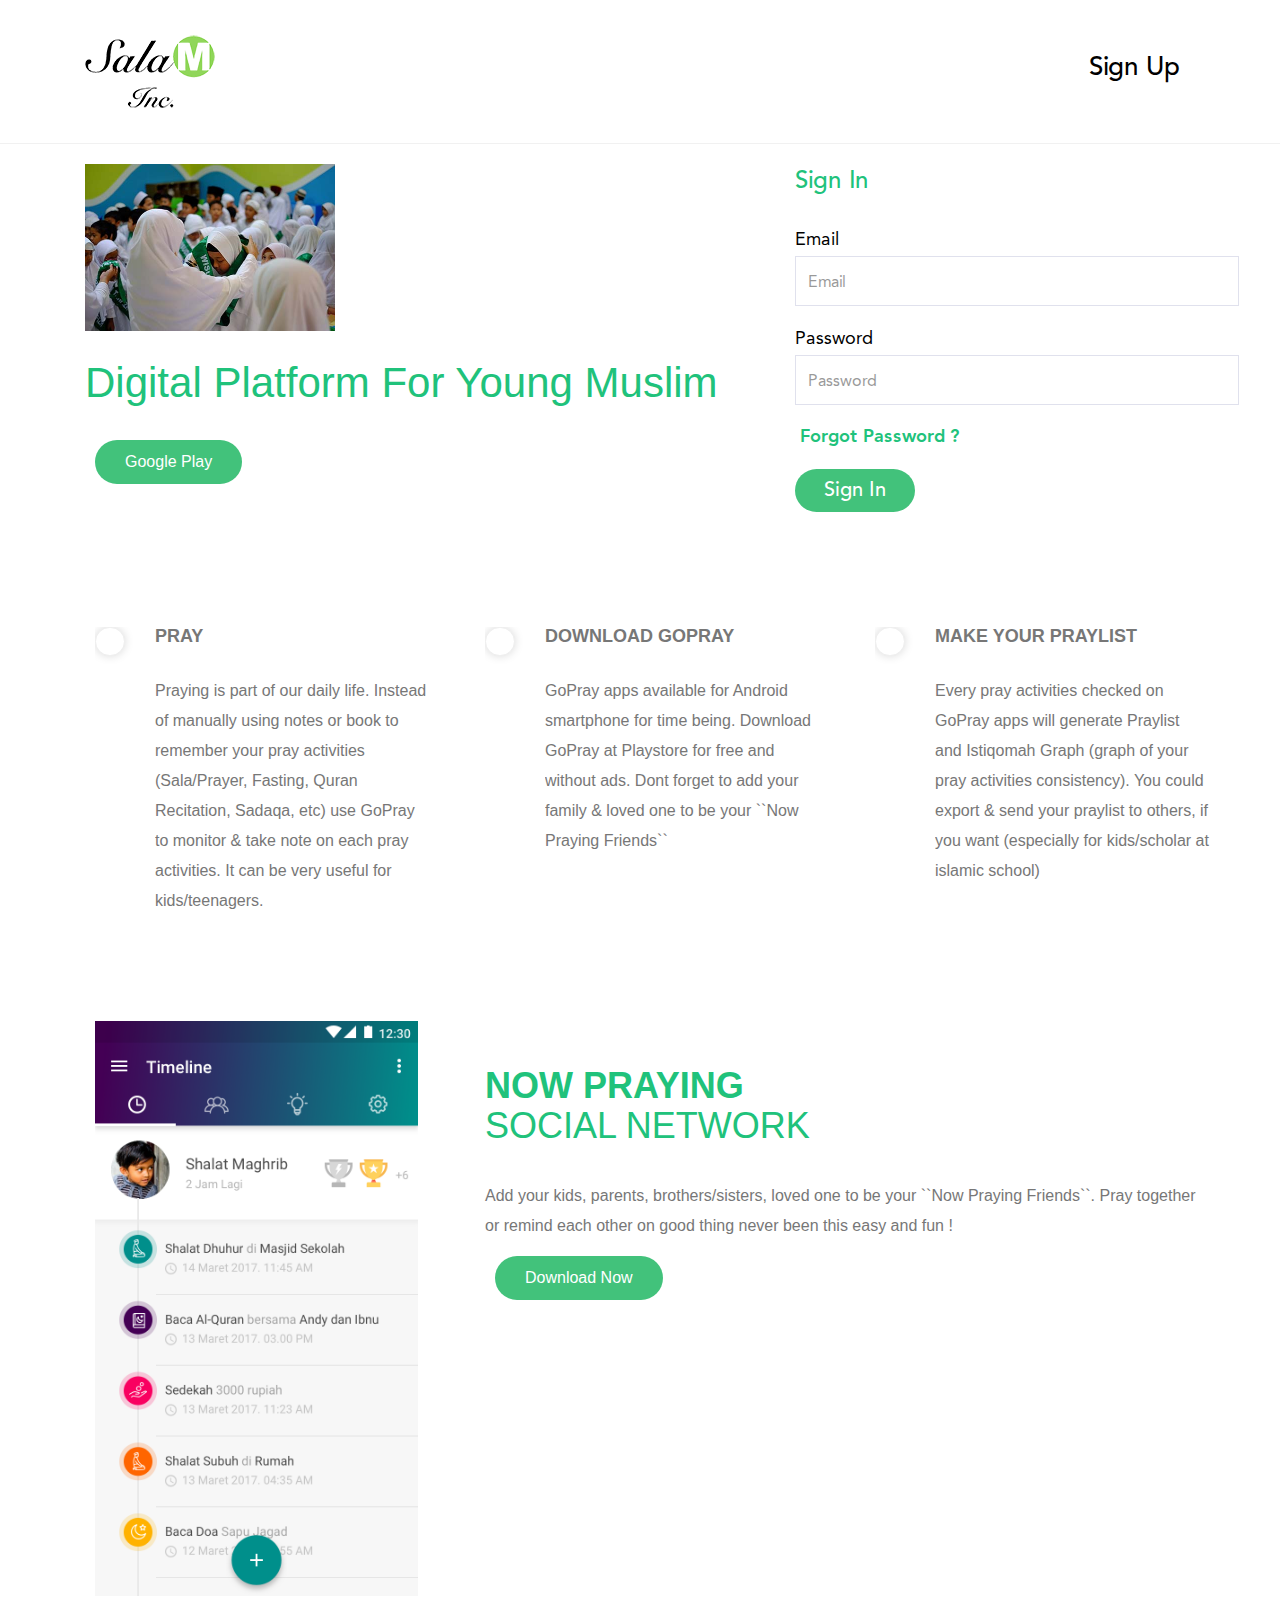
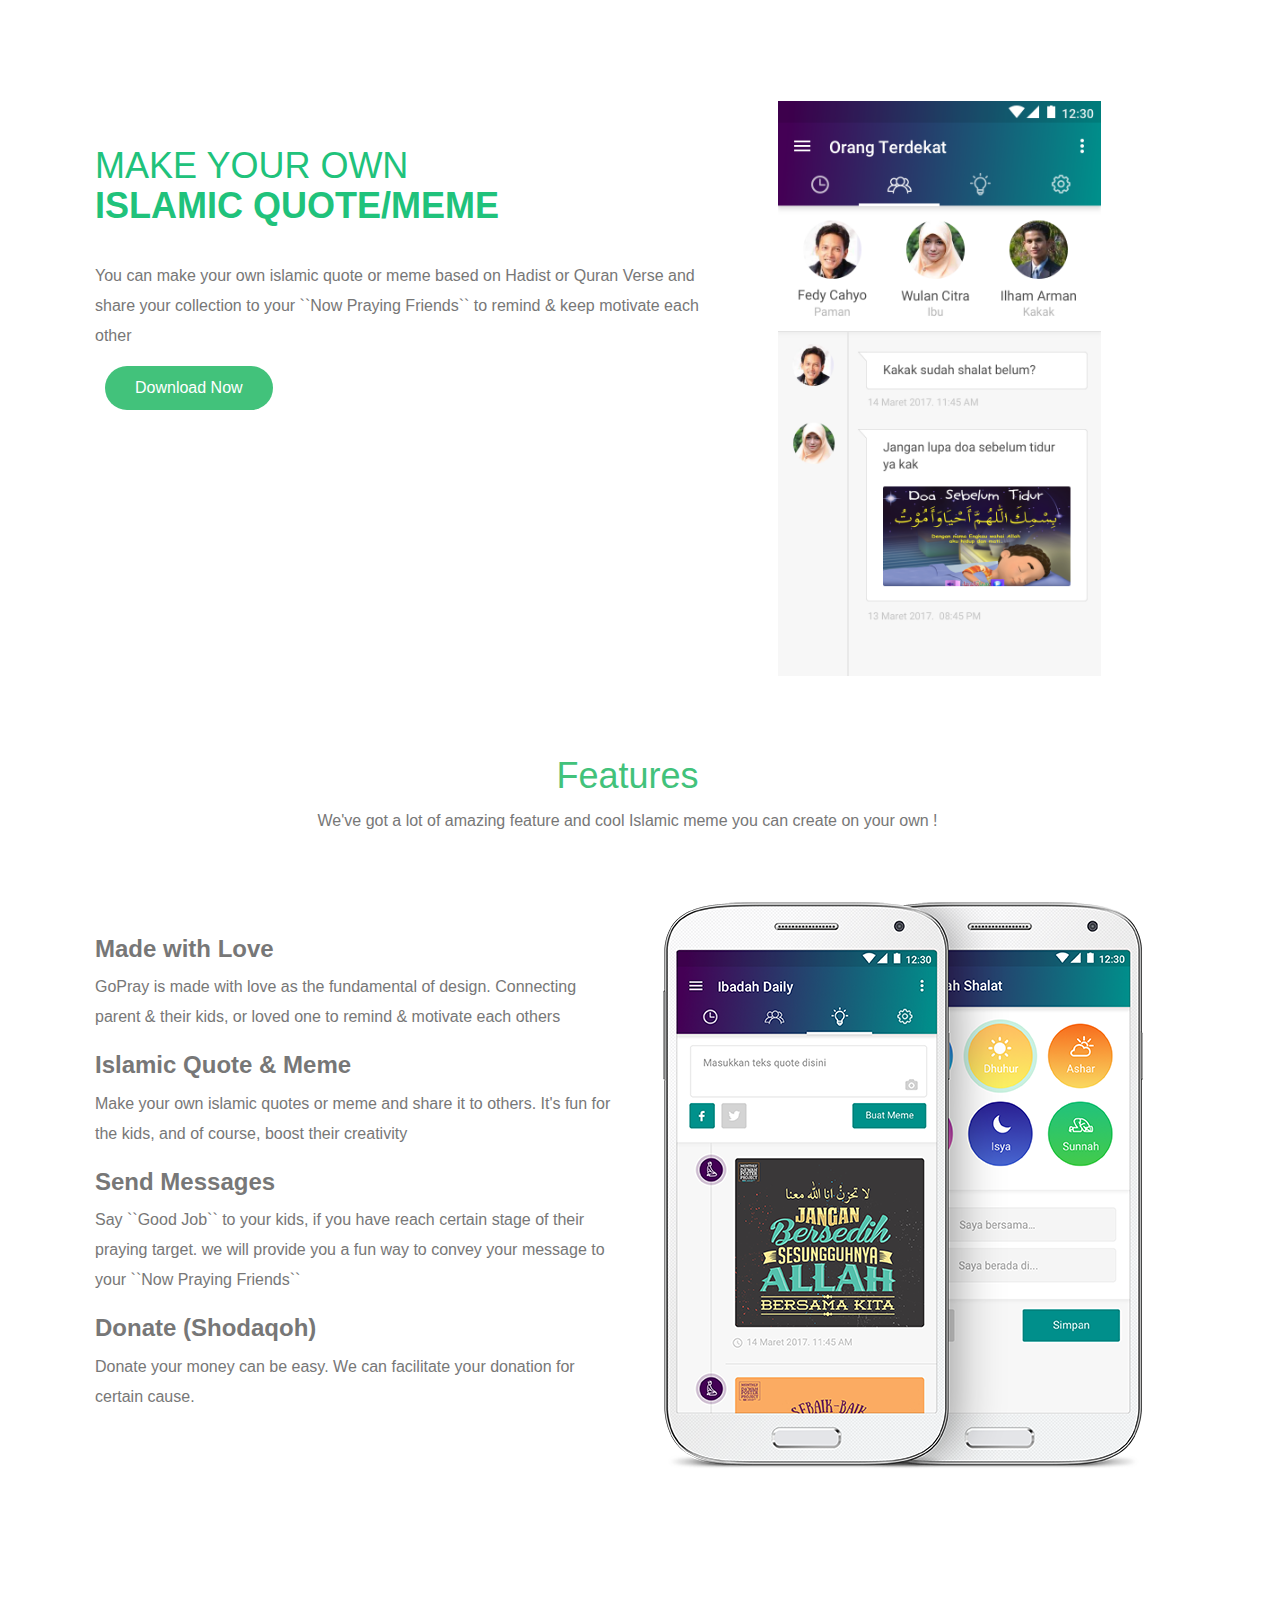
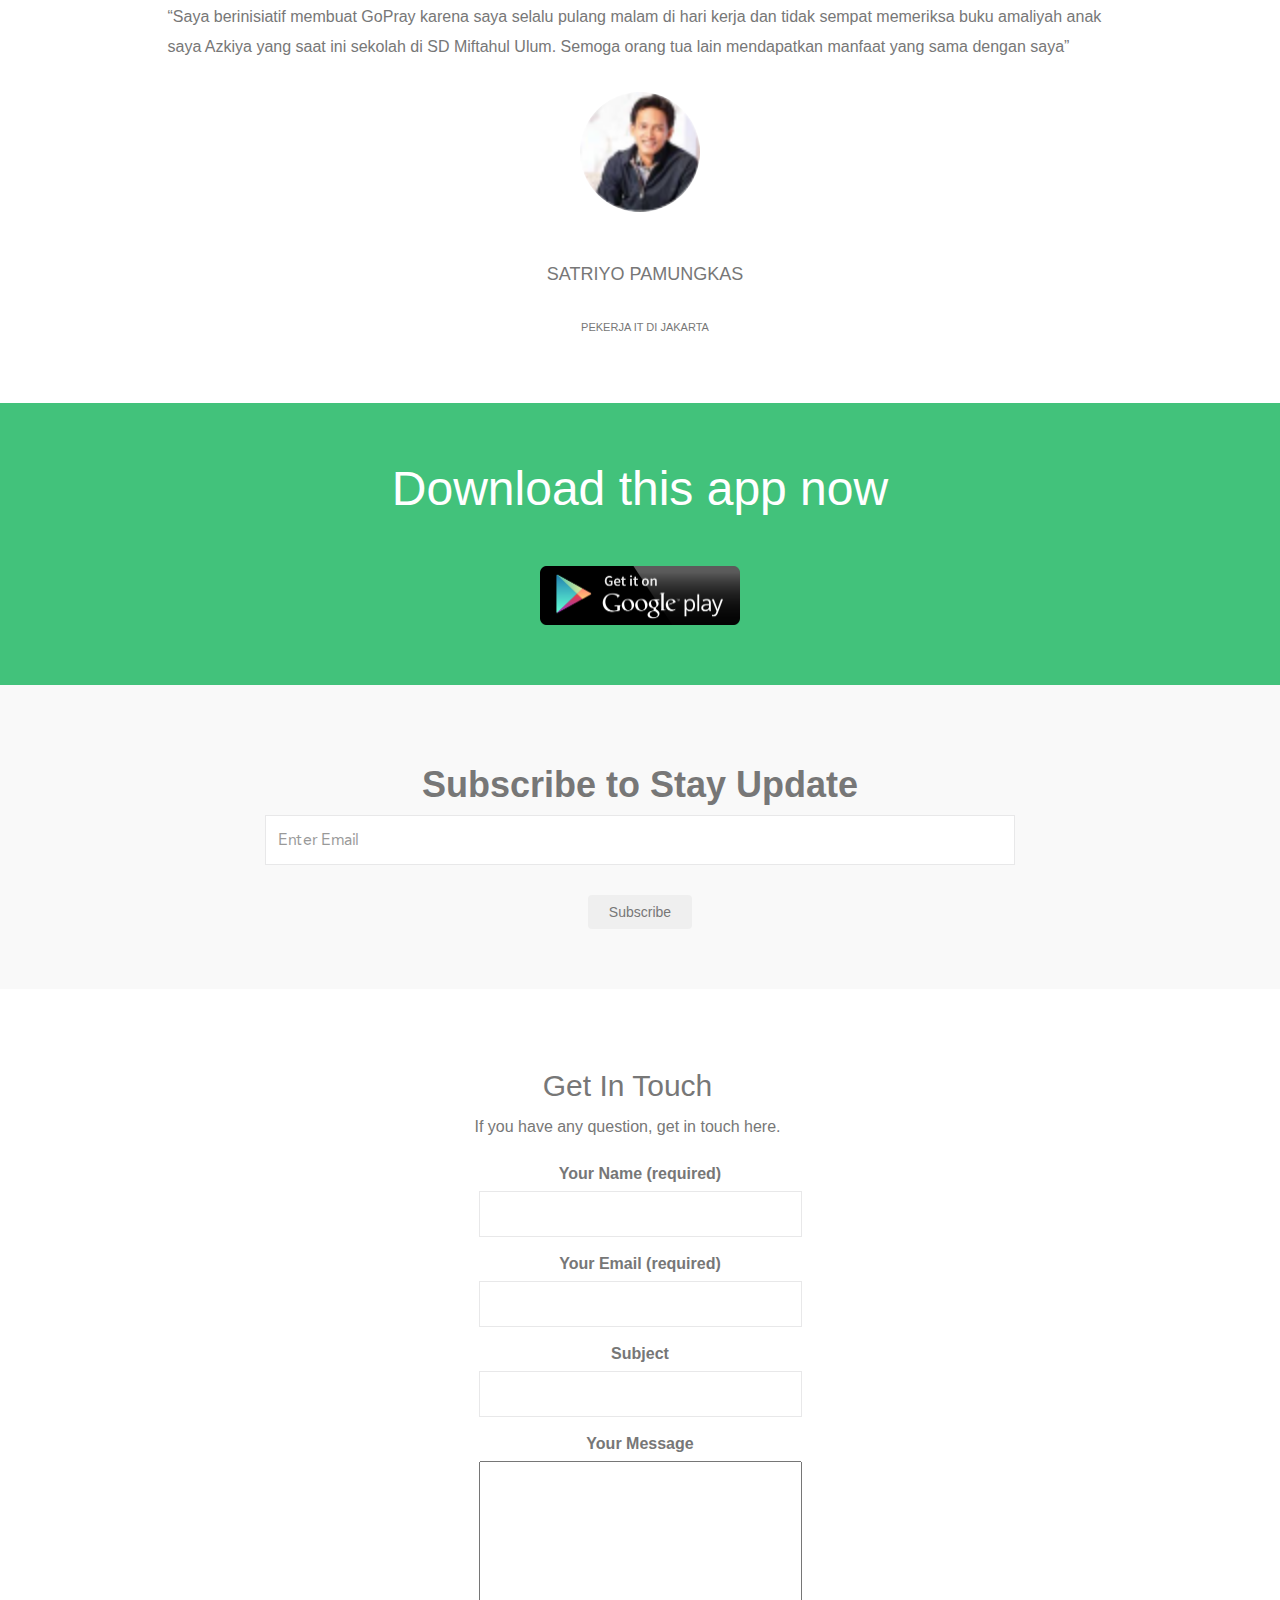
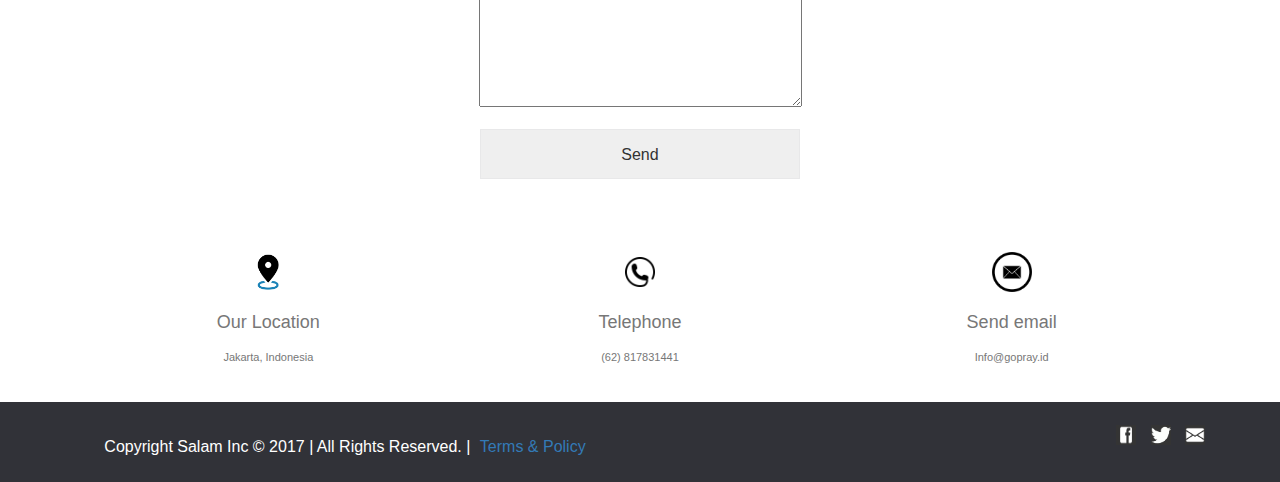
<file: index.html>
<!DOCTYPE html>
<html lang="en">
    <head>    
        <title>Welcome to Go Pray for Parent</title>
        
        <!-- Meta Tags -->
        <meta http-equiv="Content-Type" content="text/html; charset=UTF-8" />
        <meta name="description" content="">
        <meta name="keywords" content="">
        <meta name="author" content="">
        <meta name="viewport" content="width=device-width, initial-scale=1">
        
        <!-- Icon -->
        <link rel="shortcut icon" href="images/icons/logo-go-pray.ico">
        <link rel="icon" sizes="130x128" href="images/icons/logo-go-pray.ico">
        <link rel="apple-touch-icon" sizes="130x128" href="images/icons/logo-go-pray.ico">
        
        <!-- Stylesheets -->
        <link rel="stylesheet" type="text/css" href="css/bootstrap.css">
        <link rel="stylesheet" type="text/css" href="css/style.css">
        
    </head>
    <body>
        <header class="header-front">
            <nav class="navbar navbar-default navbar-front">
                <div class="container">
                    <div class="col-xs-12">
                        <!-- Brand and toggle get grouped for better mobile display -->
                        <div class="navbar-header">
                            <button type="button" class="navbar-toggle collapsed" data-toggle="collapse" data-target="#bs-example-navbar-collapse-1" aria-expanded="false">
                                <span class="sr-only">Toggle navigation</span>
                                <span class="icon-bar"></span>
                                <span class="icon-bar"></span>
                                <span class="icon-bar"></span>
                            </button>
                            <a class="navbar-brand" href="#">
                                <img src="images/logo-salam.inc.png" width="130" height="73" alt="Logo Salam Inc." class="img-responsive">
                            </a>
                        </div>

                        <!-- Collect the nav links, forms, and other content for toggling -->
                        <div class="collapse navbar-collapse" id="bs-example-navbar-collapse-1">
                            <ul class="nav navbar-nav navbar-right">
                                <li><a href="signup.html">Sign Up</a></li>
                            </ul>
                        </div><!-- /.navbar-collapse -->
                    </div>
                </div><!-- /.container-fluid -->
            </nav>
        </header> 	
        <section class="content-front"> 
				<div class="bg">
					<div class="container">
						<div class="hero-text">
							<div class="col-md-7">
							<div>
					        	<img src="gambar-gopray/Azkiya Wisuda.JPG" class="img-responsive img-header">
					        </div>
								<h2>Digital Platform for Young Muslim</h2>
										<div class="home_btn">
											<a href="https://play.google.com/store/apps/details?id=salam.gopray.id" class="app-btn wow bounceIn" data-wow-delay=".6s" ><i class="fa fa-play"></i> Google Play</a>
										</div>
									</div>
								<div class="col-md-5 form-sign-in">
									<ul class="nav nav-pills front-tabs">
										<li role="presentation" class="active">
											<a href="#">Sign In</a>
										</li>
									</ul>
									<form name="signup" id="signup" method="" action="" class="front-form">
										<div class="form-group">
											<label for="exampleInputEmail1">Email</label>
											<input type="email" class="form-control" id="exampleInputEmail1" placeholder="Email">
										</div>
									
										<div class="form-group">
											<label for="exampleInputPassword1">Password</label>
											<input type="password" class="form-control" id="exampleInputPassword1" placeholder="Password">
										</div>
									
										<div class="form-group">
											<a href="#" class="form-link">Forgot Password ?</a>
										</div>
										<div class="form-btn">
											<input type="submit" class="btn btn-green" name="submitsignup" value="Sign In">
										</div>
									</form>
								</div>
							</div>
						</div>
					</div>
				<div class="container">
                        <div class="row">
                            <div class="col-md-4 col-lg-4">
                                <div id="feature" class="vc_row wpb_row vc_row-fluid vc_custom_1485119616869">
                                    <div class="wpb_column vc_column_container vc_column_feature vc_col-sm-4">
                                        <div class="vc_column-inner ">
                                            <div class="wpb_wrapper">
                                                <div class="single_about">
                                                    <div class="feature">
                                                        <div class="media">
                                                              <div class="media-left media-top">
                                                                <i class="fa fa-check"></i>
                                                              </div>
                                                        <div class="media-body">
                                                        <h4 class="media-heading">
                                                        <strong>PRAY</strong>
                                                        </h4>
                                                        <p>Praying is part of our daily life. Instead of manually using notes or book to remember your pray activities (Sala/Prayer, Fasting, Quran Recitation, Sadaqa, etc) use GoPray to monitor &amp; take note on each pray activities. It can be very useful for kids/teenagers. </p>
                                                         </div>
                                                     </div>
                                                </div>
                                            </div>
                                        </div>
                                    </div>
                                </div>
                            </div>
                        </div>
                            <div class="col-md-4 col-lg-4">
                                <div id="feature" class="vc_row wpb_row vc_row-fluid vc_custom_1485119616869">
                                    <div class="wpb_column vc_column_container vc_column_feature vc_col-sm-4">
                                        <div class="vc_column-inner ">
                                            <div class="wpb_wrapper">
                                                <div class="single_about">
                                                    <div class="feature"> 
                                                         <div class="media">
                                                              <div class="media-left media-top">
                                                            <i class="fa fa-check"></i>
                                                              </div>
                                                            <div class="media-body">
                                                            <h4 class="media-heading">
                                                            <strong>DOWNLOAD GOPRAY</strong>
                                                            </h4>
                                                            <p>GoPray apps available for Android smartphone for time being. Download GoPray at Playstore for free and without ads. Dont forget to add your family &amp; loved one to be your ``Now Praying Friends`` </p>
                                                            </div>
                                                        </div>
                                                    </div>
                                                </div>
                                            </div>
                                        </div>
                                    </div>
                                </div>
                            </div>
                            <div class="col-md-4 col-lg-4">
                                <div id="feature" class="vc_row wpb_row vc_row-fluid vc_custom_1485119616869">
                                    <div class="wpb_column vc_column_container vc_column_feature vc_col-sm-4">
                                        <div class="vc_column-inner ">
                                            <div class="wpb_wrapper">
                                                <div class="single_about">
                                                    <div class="feature">
                                                         <div class="media">
                                                              <div class="media-left media-top">
                                                                <i class="fa fa-check"></i>
                                                              </div>
                                                                <div class="media-body">
                                                                <h4 class="media-heading">
                                                                <strong>MAKE YOUR PRAYLIST</strong> 
                                                                </h4>
                                                                <p>Every pray activities checked on GoPray apps will generate Praylist and Istiqomah Graph (graph of your pray activities consistency). You could export &amp; send your praylist to others, if you want (especially for kids/scholar at islamic school)  </p>
                                                             </div>
                                                        </div>
                                                    </div>
                                                </div>
                                            </div>
                                        </div>
                                    </div>	
                                </div>
                            </div>
                        </div>
                </div>
				<div class="container">
					<div class="row">
						<div class="col-sm-6 col-md-4 col-lg-4">
							<div class="wpb_wrapper">
								<div class="now-praying">
									<p>
										<img class="img-responsive img-size" wp-image-185 aligncenter src="gambar-gopray/Timelinexhdpi.png" alt="" width="720" height="1280"  sizes="(max-width: 403px) 100vw, 403px"/>
									</p>
								</div>
							</div>
                        </div>
						<div class="col-sm-6 col-md-8 col-lg-8">
							<div class="wpb_column vc_column_container vc_col-sm-5">
								<div class="vc_column-inner">
									<div class="wpb_wrapper">
										<div class="single_feature_one">
											<div class="home_btn">
												<div class="now-praying">
													<div class="text">
                                                            <h1>
														      <strong>Now Praying</strong>
															<br>
															Social Network
															</br>
													       </h1>
                                                        </div>
														<p>
														Add your kids, parents, brothers/sisters, loved one to be your ``Now Praying Friends``. Pray together or remind each other on good thing never been this easy and fun ! 
														</p>
														<a class="single_feature_btn_light" href="https://play.google.com/store/apps/details?id=salam.gopray.id">Download Now</a>
												</div>
											</div>
										</div>
									</div>
								</div>
							</div>
						</div>
					</div>
				</div>
				<div class="container">
					<div class="row">
						<div class="col-sm-6 col-md-8 col-lg-7">
							<div class="vc_row wpb_row vc_row-fluid vc_custom_1483899684067">		
								<div class="wpb_column vc_column_container vc_col-sm-5">
									<div class="vc_column-inner ">
										<div class="wpb_wrapper">
											<div class="single_feature_one">
												<div class="home_btn">
													<div class="now-praying">
														<div class="text">
														<h1>Make your own</br>
														<strong>Islamic Quote/Meme</strong>
														</h1>
                                                         <p>You can make your own islamic quote or meme based on Hadist or Quran Verse and share your collection to your ``Now Praying Friends`` to remind &amp; keep motivate each other</p>
                                             
														<a class="single_feature_btn_light" href="https://play.google.com/store/apps/details?id=salam.gopray.id">Download Now</a>
													   </div>
                                                    </div>
												</div>
											</div>
										</div>
									</div>
								</div>
							</div>
						</div>
					
						<div class="col-sm-6 col-md-4 col-lg-5">
							<div class="wpb_wrapper">
								<div class="now-praying">
								<p>
									<img class="img-responsive img-size img-style" wp-image-187 aligncenter src=" gambar-gopray/OrangTuaxhdpi.png" alt="" width="720" height="1280"  sizes="(max-width: 403px) 100vw, 403px"/>
								</p>
								</div>
							</div>
						</div>
					</div>
				</div>
		</section>
		<section class="why_choose_us section-padding">
	<div class="container">
		<div class="row">
			<div class="section-title text-center wow zoomIn">
				<div class="max-text">
                    <div class="text1">
				<h1>Features</h1>
                    </div>
				<div class="line"></div>
				<p>We've got a lot of amazing feature and cool Islamic meme you can create on your own !</p>
				</div>
			</div>					
			<div class="col-md-6 col-sm-6 col-xs-12">
				<div id="why_choose">
					<div class="row ">						
							<div class="now-praying">
								<div class="col-sm-12">
									<div class="single_feature">
										<i class="fa fa-heart-o"></i>
                                        <h3><strong>Made with Love</strong></h3>
										<span></span>
										<p>GoPray is made with love as the fundamental of design. Connecting parent &amp; their kids, or loved one to remind &amp; motivate each others</p>	
									</div>
								</div>	

								<div class="col-sm-12">
									<div class="single_feature">
										<i class="fa fa-magic"></i>
										<h3><strong>Islamic Quote &amp; Meme</strong></h3>
										<span></span>
										<p>Make your own islamic quotes or meme and share it to others. It's fun for the kids, and of course, boost their creativity </p>	
									</div>
								</div>	

								<div class="col-sm-12">
									<div class="single_feature">
										<i class="fa fa-paper-plane-o"></i>
										<h3><strong>Send Messages</strong></h3>
										<span></span>
										<p>Say ``Good Job`` to your kids, if you have reach certain stage of their praying target. we will provide you a fun way to convey your message to your ``Now Praying Friends``</p>	
									</div>
								</div>	

								<div class="col-sm-12">
									<div class="single_feature">
										<i class="fa fa-money"></i>
										<h3><strong>Donate (Shodaqoh)</strong></h3>
										<span></span>
										<p>Donate your money can be easy. We can facilitate your donation for certain cause.</p>	
									</div>
								</div>	
							</div>
					</div>
				</div>				
			</div>
				<div class="col-md-6 col-sm-6 col-xs-12"> 
					<div class="feature_img">
						<img src="gambar-gopray/GS4_2up.png" class=img-responsive alt="" width="500" height="596">
					</div>
				</div>						
		</div>		
	</div>		
</section>

<section class="testimonial section-padding">
	<div class="container">
		<div class="text">	
			<div class="row">
				<div class="col-sm-10 col-sm-offset-1 col-xs-12">
					<div id="team__carousel" class="carousel slide" data-ride="carousel" data-interval="9999999">
									<div class="item">
										<div class="testimonial-text">
                                            <div class="make">
											<i class="fa fa-quote-left"></i>
											<p>&#8220;Saya berinisiatif membuat GoPray karena saya selalu pulang malam di hari kerja dan tidak sempat memeriksa buku amaliyah anak saya Azkiya yang saat ini sekolah di SD Miftahul Ulum. Semoga orang tua lain mendapatkan manfaat yang sama dengan saya&#8221;</p>
                                            </div>
											<img width="150" height="150" src="images/photos/user-4.png" class="profile-photo" alt="">
											<h4>Satriyo Pamungkas</h4>
											<h5>Pekerja IT di Jakarta</h5>
										</div>
                                    </div>
                                </div>
                            </div>
                        </div>
                    </div>
                </div>
</section>

<section id="download" class="download section-padding">
	<div class="container">
		<div class="row">
			<div class="col-md-8 col-md-offset-2 col-sm-12 col-xs-12 text-center">
				<div class="download_icon">
					<h2>Download this app now</h2>
						<a href="https://play.google.com/store/apps/details?id=salam.gopray.id"><img src="GooglePlay.png" class="img-responsive" width="200" height="100" alt="" /></a>
				</div>
			</div>			
		</div>
	</div>		
</section>

<section class="newsletter section-padding">
		<div class="container">
			<div class="row">
				<div class="col-md-8 col-md-offset-2 col-sm-12 col-xs-12 text-center">
					<div class="signup_form">
						<h1 class="section-title-white">
						<strong>Subscribe to Stay Update</strong>
						</h1>
							<!-- Replace the form action in the line below with your MailChimp embed action! -->
						<script type="text/javascript">(function() {
	if (!window.mc4wp) {
		window.mc4wp = {
			listeners: [],
			forms    : {
				on: function (event, callback) {
					window.mc4wp.listeners.push({
						event   : event,
						callback: callback
					});
				}
			}
		}
	}
})();
</script><!-- MailChimp for WordPress v4.1.0 - https://wordpress.org/plugins/mailchimp-for-wp/ --><form id="mc4wp-form-1" class="mc4wp-form mc4wp-form-153" method="post" data-id="153" data-name="" ><div class="mc4wp-form-fields"><input placeholder="Enter Email" id="mce-email" class="form-control" name="EMAIL" type="email">
<span><button class="btn btn-detault btn-light-bg" name="subscribe" type="submit">Subscribe</button></span><div style="display: none;"><input type="text" name="_mc4wp_honeypot" value="" tabindex="-1" autocomplete="off" /></div><input type="hidden" name="_mc4wp_timestamp" value="1502250033" /><input type="hidden" name="_mc4wp_form_id" value="153" /><input type="hidden" name="_mc4wp_form_element_id" value="mc4wp-form-1" /></div><div class="mc4wp-response"></div></form><!-- / MailChimp for WordPress Plugin -->					</div>
				</div>				
			</div>
		</div>		
</section>
	
<section id="contact" class="contact_area section-padding">
	<div class="container">
		<div class="row">	
			<div class="section-title text-center wow zoomIn">
							<h2>Get In Touch</h2>
							<div class="line"></div>
				<p>If you have any question, get in touch here.</p>
						</div>								
			<div class="col-md-12 col-sm-12 col-xs-12">
				<div class="contact">
					<div role="form" class="wpcf7" id="wpcf7-f142-p77-o1" lang="en-US" dir="ltr">
<div class="screen-reader-response"></div>
<form action="/#wpcf7-f142-p77-o1" method="post" class="wpcf7-form" novalidate="novalidate">
<div style="display: none;">
<input type="hidden" name="_wpcf7" value="142" />
<input type="hidden" name="_wpcf7_version" value="4.7" />
<input type="hidden" name="_wpcf7_locale" value="en_US" />
<input type="hidden" name="_wpcf7_unit_tag" value="wpcf7-f142-p77-o1" />
<input type="hidden" name="_wpnonce" value="f50514f5d2" />
</div>
<div class="tabel">
    <div class="form-group">
        <label> Your Name (required)</label><br />
        <div class="your-message">
             <input type="text" name="your-name" value="" size="40" class="wpcf7-form-control wpcf7-text wpcf7-validates-as-required" aria-required="true" aria-invalid="false" />
        </div>
        <span class="wpcf7-form-control-wrap your-name">
        </span> 
    </div>
<div class="form-group">
    <label> Your Email (required)</label><br />
        <div class="your-message">
            <input type="email" name="your-email" value="" size="40" class="wpcf7-form-control wpcf7-text wpcf7-email wpcf7-validates-as-required wpcf7-validates-as-email" aria-required="true" aria-invalid="false" />
        </div>
        <span class="wpcf7-form-control-wrap your-email">
        </span> 
</div>
<div class="form-group">
    <label> Subject</label><br />
        <div class="your-message">
             <input type="text" name="your-subject" value="" size="40" class="wpcf7-form-control wpcf7-text" aria-invalid="false" />
        </div>
        <span class="wpcf7-form-control-wrap your-subject">
        </span> 
</div>
<div class="form-group">
    <label> Your Message </label><br />
        <div class="your-message">
            <textarea name="your-message"  rows="10" class="wpcf7-form-control wpcf7-textarea" aria-invalid="false"></textarea>
        </div>
        <span class="wpcf7-form-control-wrap your-message">    
        </span>
</div>
<div class="send">
	<p><input type="submit" value="Send" class="wpcf7-form-control wpcf7-submit" /></p> 	
</div>
</div>
<div class="wpcf7-response-output wpcf7-display-none"></div></form>
				</div>
			</div>						
		</div>			
	</div>	
</section>
    <div class="container">
        <div class="row">
            <div class="info">
                <div class="col-md-4 col-lg-4">
                    <div class="wpb_column vc_column_icon vc_col-sm-4">
                        <div class="vc_column-inner ">
                            <div class="wpb_wrapper">
                                <div class="single_address text-center">
                                    <img src="location-icon.png" width="40" height="40">
                                    <h4>Our Location</h4>
                                    <p>Jakarta, Indonesia</p>
                                </div>
                            </div>
                        </div>
                    </div>
                </div>
                <div class="col-md-4 col-lg-4">
                    <div class="wpb_column vc_column_icon vc_col-sm-4">
                        <div class="vc_column-inner ">
                            <div class="wpb_wrapper">
                                <div class="single_address text-center">
                                    <img src="phone-icon.png" width="30" height="30">
                                    <h4>Telephone</h4>
                                    <p>(62) 817831441</p>
                                </div>
                            </div>
                        </div>
                    </div>
                </div>
                <div class="col-md-4 col-lg-4">
                <div class="wpb_column vc_column_icon vc_col-sm-4">
                    <div class="vc_column-inner ">
                        <div class="wpb_wrapper">
                            <div class="single_address text-center">
                                <img src="images.png" width="40" height="40">
                                <h4>Send email</h4>
                                <p>Info@gopray.id</p>
                            </div>
                        </div>
                    </div>
                </div>
            </div>
        </div>
    </div>
</div>    

<div class="footer">
	<div class="container">
		<div class="row">					
			<div class="col-md-6 col-sm-9 col-xs-6 wow zoomIn">
				<div class="copyright">
					<p>Copyright Salam Inc © 2017 | All Rights Reserved. | <a href="http://gopray.id/termpolicy/">Terms &amp; Policy</a></p>
				</div><!--- END FOOTER COPYRIGHT -->
			</div><!--- END COL -->		
			<div class="col-md-6 col-sm-3 col-xs-6 wow zoomIn">
				<div class="footer_social pull-right">
					<ul>
						<a href="https://www.facebook.com/GoPrayIndonesia/">
						<img src="fb.png" width="20" height="20">
						</a>
						<a href="http://www.twitter.com">
						<img src="twitter.png" width="20" height="20">
						</a>
						<a href="http://gopray.id/termpolicy/">
						<img src="email-icon.png" width="20" height="20">
						</a>
					</ul>
				</div>
			</div>		
		</div>				
	</div>
</div>
        
        <!-- Javascript -->
        <script type="text/javascript" src="js/jquery-3.2.1.min.js"></script>
        <script type="text/javascript" src="js/bootstrap.js"></script>
        
    </body>
</html>
</file>
<file: css/style.css>
/* --- General Styles --- */

/* Avenir Medium Fonts */
@font-face {
  font-family: 'Avenir Medium';
  src: url('../fonts/avenirmedium.eot');
  src: url('../fonts/avenirmedium.eot?#iefix') format('embedded-opentype'), /* IE6-IE8 */
       url('../fonts/avenirmedium.woff') format('woff'), /* Pretty Modern Browsers */
       url('../fonts/avenirmedium.ttf')  format('truetype'), /* Safari, Android, iOS */
       url('../fonts/avenirmedium.svg#svgFontName') format('svg'); /* Legacy iOS */
}

/* Avenir Heavy Fonts */
@font-face {
  font-family: 'Avenir Heavy';
  src: url('../fonts/avenirheavy.eot');
  src: url('../fonts/avenirheavy.eot?#iefix') format('embedded-opentype'), /* IE6-IE8 */
       url('../fonts/avenirheavy.woff2') format('woff2'), /* Super Modern Browsers */
       url('../fonts/avenirheavy.woff') format('woff'), /* Pretty Modern Browsers */
       url('../fonts/avenirheavy.ttf')  format('truetype'), /* Safari, Android, iOS */
       url('../fonts/avenirheavy.svg#svgFontName') format('svg'); /* Legacy iOS */
}

/* Avenir Roman Fonts */
@font-face {
  font-family: 'Avenir Roman';
  src: url('../fonts/avenirroman.eot');
  src: url('../fonts/avenirroman.eot?#iefix') format('embedded-opentype'), /* IE6-IE8 */
       url('../fonts/avenirroman.woff2') format('woff2'), /* Super Modern Browsers */
       url('../fonts/avenirroman.woff') format('woff'), /* Pretty Modern Browsers */
       url('../fonts/avenirroman.ttf')  format('truetype'), /* Safari, Android, iOS */
       url('../fonts/avenirroman.svg#svgFontName') format('svg'); /* Legacy iOS */
}

/* Font Smoothing */
html {
    text-rendering: optimizeLegibility !important;
    -webkit-font-smoothing: antialiased !important;
    -moz-font-smoothing: antialiased !important;
    font-smoothing: antialiased !important;
}
/* Body */
body {
    font-family: 'Lato', sans-serif;
    font-size: 16px;
    font-weight: 300;
    line-height: 24px;
    color: #777;
    overflow-x: hidden;
    margin: auto;
}
/* List */
ul{
    -webkit-padding-start: 10;
    -moz-padding-start: 0px;
    -ms-padding-start: 0px;
    -o-padding-start: 0px;
    list-style: none;
    text-align: center;
}
/* General Buttons */
.btn{
    padding-left: 20px;
    padding-right: 20px;
    white-space: normal;
}
.btn:focus,
.btn:active:focus,
.btn.active:focus,
.btn.focus,
.btn:active.focus,
.btn.active.focus {
    outline: none;
    outline-offset: 0;
}

/* Button Green */
.btn-green{
    background: #42c27b;
    border-radius: 25px;
    color: #fff;
    font-family: "Avenir Medium", Fallback, sans-serif;
    font-size: 20px;
    font-style: normal;
    font-stretch: normal;
    font-weight: 500;
    text-align: center;
	width:120px;
    transition: all 0.4s;
}
.btn-green:focus,
.btn-green:hover{
    color: #fff;
    opacity: 0.5;
    border-color: #42c27b;
    outline: none;
    
}
.btn-green:focus,
.btn-green:active:focus,
.btn-green.active:focus,
.btn-green.focus,
.btn-green:active.focus, .btn-green.active.focus {
    outline: none;
    outline-offset: 0;
}

/* Rounded Button Green */
.btn-round-green{
    background: #20C27B;
    border-radius: 4px;
    color: #fff;
    font-family: "Avenir Medium", Fallback, sans-serif;
    font-size: 20px;
    font-style: normal;
    font-stretch: normal;
    font-weight: 500;
    text-align: center;
    border: 1px solid #03ba6a;
    width: 125px;
}
.btn-round-green:focus,
.btn-round-green:hover{
    color: #fff;
    outline: none;
}
.btn-round-green:focus,
.btn-round-green:active:focus,
.btn-round-green.active:focus,
.btn-round-green.focus,
.btn-round-green:active.focus, .btn-green.active.focus {
    outline: none;
    outline-offset: 0;
}

/* White Button */
.btn-white{
    background: #fff;
    border-radius: 25px;
    color: #23B968;
    font-family: "Avenir Medium", Fallback, sans-serif;
    font-size: 20px;
    font-style: normal;
    font-stretch: normal;
    font-weight: 500;
    text-align: center;
    border: 1px solid #20c27b;
}
.btn-white:focus,
.btn-white:hover{
    color: #23B968;
    outline: none;
}
.btn-white:focus,
.btn-white:active:focus,
.btn-white.active:focus,
.btn-white.focus,
.btn-white:active.focus, .btn-white.active.focus {
    outline: none;
    outline-offset: 0;
}


/* - Checkboxes & Radio Buttons - */
.checkbox label,
.radio label {
    padding-left: 0;
    font-family: 'Avenir Roman', Fallback, sans-serif;
    font-size: 16px;
    line-height: normal;
    letter-spacing: 0;
    color: #2a2a2a;
}
.checkbox label:after, 
.radio label:after {
    content: '';
    display: table;
    clear: both;
}
.checkbox .cr {
    position: relative;
    display: inline-block;
    border: 1px solid #a9a9a9;
    background: #fff;
    width: 23px;
    height: 23px;
    float: left;
    margin-right: .5em;
    top: 2px;
}
.radio .cr{
    position: relative;
    display: inline-block;
    border: 1px solid #20c27b;
    background: #fff;
    width: 17px;
    height: 17px;
    float: left;
    margin-right: .5em;
    top: 2px;
}
.checkbox .cr{
    border-radius: .25em;
}
.radio .cr {
    border-radius: 50px;
}
.radio .cr {
    border-radius: 50%;
}
.checkbox .cr .cr-icon {
    position: absolute;
    font-size: .8em;
    line-height: 0;
    top: 50%;
}
.radio .cr .cr-icon {
    position: absolute;
    font-size: 15px;
    color: #20C27B;
    line-height: 0;
    top: 50%;
}
.checkbox .cr .cr-icon{
    left: 20%;
}
.radio .cr .cr-icon {
    left: 1px;
}
.radio .cr .cr-icon {
    margin-left: 0.04em;
}
.checkbox label input[type="checkbox"],
.radio label input[type="radio"] {
    display: none;
}
.checkbox label input[type="checkbox"] + .cr > .cr-icon,
.radio label input[type="radio"] + .cr > .cr-icon {
    transform: scale(3) rotateZ(-20deg);
    opacity: 0;
    transition: all .3s ease-in;
}
.checkbox label input[type="checkbox"]:checked + .cr > .cr-icon,
.radio label input[type="radio"]:checked + .cr > .cr-icon {
    transform: scale(1) rotateZ(0deg);
    opacity: 1;
}
.checkbox label input[type="checkbox"]:disabled + .cr,
.radio label input[type="radio"]:disabled + .cr {
    opacity: .5;
}
.checkbox.box-title{
    display: inline-block;
    white-space: nowrap;
}


/* - User Dropdown - */
.user-menu{
    text-align: right;
    width: 100%;
    margin-bottom: 20px;
}
.user-menu .btn{
    color: #464646;
    font-family: "Avenir Medium", Fallback, sans-serif;
    font-size: 15.0px;
    font-style: normal;
    font-stretch: normal;
    font-weight: 500;
    text-align: left;
    border-radius: 50px;
    height: 36px;
    width: 200px;
    position: relative;
    display: inline-block;
    float: none;
}
.user-menu.open > .dropdown-toggle.btn-default,
.user-menu .btn-default{
    border-color: #20C27B;
}
.user-menu.open > .dropdown-toggle.btn-default:focus,
.user-menu.open > .dropdown-toggle.btn-default:hover,
.user-menu .btn-default:focus,
.user-menu .btn-default:hover{
    background: #fff;
}
.user-menu .fa-user{
    padding-right: 10px;
}
.user-menu .fa-angle-down{
    position: absolute;
    top: 0;
    right: 20px;
    bottom: 0;
    left: auto;
    margin: auto;
    height: 15px;
}
.user-menu .dropdown-menu{
    left: auto;
    right: 10px;
}

/* - Form Control - */
.form-control{
    border: 1px solid #e0e1ed;
    background: #fff;
    -webkit-box-shadow: none;
    box-shadow: none;
    border-radius: 2px;
    width: auto;
    height: auto;
    min-height: 40px;
    color: #363636;
    font-family: "Avenir Roman", Fallback, sans-serif;
    font-size: 16.0px;
    font-style: normal;
    font-stretch: normal;
    font-weight: 400;
}
.form-control:focus {
    border-color: #e0e1ed;
    outline: 0;
    -webkit-box-shadow: none;
    box-shadow: none;
}
.form-control::-moz-placeholder{
    font-family: "Avenir Roman", Fallback, sans-serif;
    opacity: 0.5;
    color: #363636;
}
.form-control:-moz-placeholder{
    font-family: "Avenir Roman", Fallback, sans-serif;
    opacity: 0.5;
    color: #363636;
}
.form-control:-ms-input-placeholder{
    font-family: "Avenir Roman", Fallback, sans-serif;
    opacity: 0.5;
    color: #363636;
}
.form-control:focus:-ms-input-placeholder{
    font-family: "Avenir Roman", Fallback, sans-serif;
    opacity: 0.5;
    color: #363636;
}
.form-control::-webkit-input-placeholder{
    font-family: "Avenir Roman", Fallback, sans-serif;
    opacity: 0.5;
    color: #363636;
}

/* - Input Group - */
.input-group-addon{
    background-color: #fff;
    border-color: #e0e1ed;
}
.input-group .form-control{
    border-left: none;
    padding-top: 10px;
    padding-bottom: 10px;
    border-top-right-radius: 4px;
    border-bottom-right-radius: 4px;
}

/* --- Navigation Bar --- */
/* - Front Page Header - */
.header-front .navbar-front{
    background: none;
    border: none;
    border-bottom: 1px solid #f1f1f1;
    margin-bottom: 0;
    border-radius: 0;
}
.header-front .navbar-brand{
    height: auto;
    margin-left: 0;
}
.navbar-front .navbar-collapse{
    position: relative;
}
.navbar-front .navbar-nav > li{
    position: absolute;
    right: 0;
    left: auto;
    top: 0;
    bottom: 0;
    margin: auto;
    height: 60px;
}
.navbar-front .navbar-nav > li > a{
    color: #000;
    font-family: "Avenir Medium", Fallback, sans-serif;
    font-size: 26.0px;
    font-style: normal;
    font-stretch: normal;
    font-weight: 500;
    text-align: center;
}
.navbar-front .navbar-nav > li > a:hover,
.navbar-front .navbar-nav > li > a:focus{
    color: #20c27b;
}


/* --- Sign In --- */
}
.content-front{
    padding-top: 0;
}
.content-front .form-sign-up{
    padding-right: 60px;
}
.content-front .form-sign-in{
    padding-left: 60px;
    padding-right: 60px;
	padding-top:25px;
	padding-bottom: 15px;
}
.content-front .front-tabs{
    border-bottom: none;
}
.front-tabs li{
    padding: 0 40px;
}
.front-tabs li:first-child{
    padding-left: 20px;
}
.front-tabs li a{
    font-family: "Avenir Heavy", Fallback, sans-serif;
    font-size: 24.0px;
    font-style: normal;
    font-stretch: normal;
    font-weight: 500;
    color: #20c27b;
    border-radius: 0;
    padding: 0;
}
.front-tabs > li > a:hover,
.front-tabs > li > a:focus {
    text-decoration: none;
}
.front-tabs > li.active{
    padding-left: 0px;
    padding-right: 0;
}
.front-tabs > li.active > a,
.front-tabs > li.active > a:hover,
.front-tabs > li.active > a:focus{
    margin-bottom: -1px;
    color: #20c27b ;
    font-family: "Avenir Medium", Fallback, sans-serif;
    background-color: transparent;
    padding-bottom: 5px;
}
.content-front .front-form{
    margin-top: 30px;
}
.front-form .form-group{
    margin-bottom: 20px;
}
.front-form label{
    color: #000;
    font-family: "Avenir Roman", Fallback, sans-serif;
    font-size: 18.0px;
    font-style: normal;
    font-stretch: normal;
    font-weight: 400;
}
.front-form .form-control{
    border-radius: 0;
    -webkit-box-shadow: none;
    box-shadow: none;
    height: 50px;
    width: 125%;
}
.front-form .form-btn{
    text-align: right;
	margin-right:660px;
}
.front-form .form-link{
    color: #20c27b;
    font-family: "Avenir Heavy", Fallback, sans-serif;
    font-size: 18.0px;
    font-style: normal;
    font-stretch: normal;
    font-weight: 400;
}
.hero-text h2{
	color: #20c27b;
    font-size: 42px;
    font-weight: 400;
    letter-spacing: 0;
    line-height: 64px;
    padding-top: 0;
    text-transform: capitalize;
}
.hero-text p{
	margin:0;
	color: #000;
}


/* 
    -------------------------------
    Admin Page 
    ------------------------------- 
*/

/* --- Panels --- */
.panel-default{
    border-color: #E0E1ED;
    border-radius: 2px;
    -webkit-box-shadow: none;
    box-shadow: none;
    padding: 20px 30px 20px 30px;
}

/* --- Top Navigation Menu --- */
.navbar-default {
    border: none;
    border-radius: 0;
    margin-bottom: 0;
    width: 100%;
    padding: 20px 0;
    background: none;
}
.navbar-admin {
    border: none;
    border-bottom: 1px solid transparent;
    background-color: #fff;
    border-color: #e0e1ed;
    border-radius: 0;
    margin-bottom: 0;
}
.navbar-admin .nav-tabs{
    padding-left: 50px;
    width: auto;
    float: left;
    border-bottom: none;
}
.navbar-admin .nav-tabs > li > a{
    color: #23b968;
    font-family: "Avenir Medium", Fallback, sans-serif;
    font-size: 18.0px;
    font-style: normal;
    font-stretch: normal;
    font-weight: 400;
    padding: 20px 40px;
    border-radius: 0;
    border: none;
    border-bottom: 2px solid transparent;
    margin-right: 0;
    text-transform: uppercase;
}
.navbar-admin .nav-tabs > li > a:hover,
.navbar-admin .nav-tabs > li > a:focus{
    border-color: #E0E1ED;
}
.navbar-admin .nav-tabs > .active > a,
.navbar-admin .nav-tabs > .active > a:hover,
.navbar-admin .nav-tabs > .active > a:focus {
    font-family: "Avenir Heavy", Fallback, sans-serif;
    font-size: 18px;
    font-weight: 400;
    color: #23b968;
    background-color: #fff;
/*    margin-bottom: -1px;*/
    border: none;
    border-bottom: 2px solid #20c27b;
    padding-left: 0;
    padding-right: 0;
}
.navbar-admin .nav-tabs > li:first-child > a{
    padding-left: 0;
}
.navbar-admin .navbar-right{
    margin-right: 0;
}
.navbar-admin .navbar-right > li > a{
    color: #23b968;
    padding-top: 18px;
    padding-bottom: 18px;
}
.navbar-admin .navbar-right > li > a:hover,
.navbar-admin .navbar-right > li > a:focus{
    color: #23b968;
}
.navbar-admin .navbar-right > li.navbar-notif{
    padding-right: 20px;
}
.navbar-admin .navbar-right > li.navbar-notif > a{
    font-size: 25px;
    font-weight: 600;
}
.navbar-admin .navbar-right > li.navbar-notif > a span{
    position: relative;
}
.navbar-admin .navbar-right > li.navbar-notif > a span i{
    font-size: 14px;
    position: absolute;
    top: -2px;
    right: -2px;
    color: #F90060;
}
.navbar-admin .navbar-right > li.navbar-notif.open > a span i{
    opacity: 0;
}
.navbar-notif .dropdown-notif{
    min-width: 400px;
    margin-top: 0;
    padding-top: 0;
    border: none;
}
.dropdown-notif li{
    padding: 0 25px;
}
.dropdown-notif li a{
    padding: 15px 0;
    border-bottom: 1px solid #e0e1ed;
}
.dropdown-notif li.not-read a{
    border-bottom: none;
}
.dropdown-notif .media-left{
    padding: 0 20px 0 0;
}
.dropdown-notif .media-left img{
    width: 31px;
    height: auto;
}
.dropdown-notif .media-heading{
    font-family: "Avenir Roman", Fallback, sans-serif;
    font-size: 16.0px;
    font-style: normal;
    font-stretch: normal;
    font-weight: 500;
    text-align: left;
    color: #464646;
}
.dropdown-notif li.not-read .media-heading{
    color: #fffefe;
    font-family: "Avenir Medium", Fallback, sans-serif;
}
.dropdown-notif .not-read{
    background: #20C27B;
}
.dropdown-notif .media-body{
    padding-right: 20px;
}
.dropdown-notif .media-time{
    color: #464646;
    margin-bottom: 0;
    font-family: "Avenir Roman", Fallback, sans-serif;
    font-size: 14.0px;
    font-style: normal;
    font-stretch: normal;
    font-weight: 400;
    text-align: left;
    opacity: 0.8
}
.dropdown-notif li.not-read .media-time{
    color: #ffffff;
}
.dropdown-notif li:hover,
.dropdown-notif li:focus{
    background-color: #f5f5f5;
}
.dropdown-notif li.not-read:hover,
.dropdown-notif li.not-read:focus{
    color: #ffffff;
    opacity: 0.9;
    background: #20C27B;
}
.dropdown-notif li a:hover,
.dropdown-notif li a:focus{
    color: #ffffff;
    background: transparent;
}
.dropdown-notif li.not-read a:hover,
.dropdown-notif li.not-read a:focus{
/*
    color: #ffffff;
    background: #20C27B;
*/
}
.navbar-admin .navbar-nav > .navbar-notif.open > a,
.navbar-admin .navbar-nav > .navbar-notif.open > a:hover,
.navbar-admin .navbar-nav > .navbar-notif.open > a:focus {
    color: #20C27B;
    background: #fff; 
}


/* --- Left Sidebar Menu --- */
.admin-leftmenu{
    width: 300px;
    height: 100%;
    position: absolute;
    left: 0;
    right: auto;
    top: 0;
    bottom: 0;
}
.admin-leftmenu .user-profile{
    height: 300px;
    padding-top: 40px;
    text-align: center;
    background: url(../images/bg.png) no-repeat;
    background-size: cover;
}
.user-profile .user-image{
    width: 149px;
    height: 149px;
    display: inline-block;
    margin-bottom: 20px;
    position: relative;
}
.user-image .edit-profile{
    width: 41px;
    height: 41px;
    position: absolute;
    top: auto;
    bottom: 0;
    left: auto;
    right: 0;
    margin: auto;
    background: url(../images/icons/edit.png);
    background-size: cover;
}
.user-profile img{
    margin-bottom: 30px;
}
.user-profile p{
    margin-bottom: 0;
}
.user-profile .name{
    color: #fffefe;
    font-family: "Avenir Medium", Fallback, sans-serif;
    font-size: 24.0px;
    font-style: normal;
    font-stretch: normal;
    font-weight: 400;
}
.user-profile .status{
    color: #ffffff;
    font-family: "Avenir Medium", Fallback, sans-serif;
    font-size: 18.0px;
    font-style: normal;
    font-stretch: normal;
    font-weight: 500;
}
.admin-leftmenu .list-menu{
    color: #20c27c;
    font-family: "Avenir Medium", Fallback, sans-serif;
    margin-top: 30px;
}
.list-menu span.fa{
    margin-left: 10px;
    margin-right: 20px;
    color: #b1b1b1;
    font-size: 24px;
}
.list-menu li{
    padding-top: 10px;
    padding-bottom: 10px;
}
.list-menu li:hover,
.list-menu li:focus{
    background-color: #eee;
}
.list-menu .nav > li > a{
    color: #20c27c;
    font-size: 18.0px;
    font-style: normal;
    font-stretch: normal;
    font-weight: 400;
    border-radius: 0;
    border-left: 5px solid transparent;
    padding-top: 5px;
    padding-bottom: 5px;
    text-transform: uppercase;
}
.list-menu .nav > li > a:hover,
.list-menu .nav > li > a:focus {
    text-decoration: none;
}
.list-menu .nav-pills > li.active,
.list-menu .nav-pills > li.active:hover,
.list-menu .nav-pills > li.active:focus,
.list-menu .nav-pills > li.active > a,
.list-menu .nav-pills > li.active > a:hover,
.list-menu .nav-pills > li.active > a:focus {
    color: #20c27c;
    border-left-color: #20C27B;
}
.list-menu .nav-pills > li.active span.fa{
    color: #474747;
}
.list-menu .nav > li.admin-logout > a{
    color: #D51D28
}


/* --- Content Menu --- */
/* -- Timeline -- */
.admin-container{
    padding-left: 300px;
    position: relative;
}
.admin-content .row{
    margin-left: 0;
    margin-right: 0;
}
.admin-content .detail-content{
    height: auto;
    background: #eef5f5;
    padding: 20px;
    border-right: 1px solid #e0e1eD;
}
.admin-content .detail-rightmenu{
    height: auto;
    background: #fff;
    padding: 20px 30px;
}
.media-timeline .media-object{
    border: 3px solid #E0E1ED;
    border-radius: 100%;
}
.media-timeline .media-heading{
    color: #363636;
    font-family: "Avenir Heavy", Fallback, sans-serif;
    font-size: 16.0px;
    font-style: normal;
    font-stretch: normal;
    font-weight: 400;
    min-height: 30px;
}
.media-timeline .media-time{
    color: #363636;
    font-family: "Avenir Roman", Fallback, sans-serif;
    font-size: 14.0px;
    font-style: normal;
    font-stretch: normal;
    font-weight: 400;
}
.panel-timeline .timeline-detail{
    color: #363636;
    font-family: "Avenir Roman", Fallback, sans-serif;
    font-size: 16.0px;
    font-style: normal;
    font-stretch: normal;
    font-weight: 400;
}

.panel-timeline .sticker-list{
    margin-top: 15px;
    margin-bottom: 30px;
    position: relative;
    padding-left: 10px;
    padding-right: 10px;
}
.panel-timeline-detail .sticker-list-detail{
    margin-top: 15px;
    margin-bottom: 30px;
    position: relative;
}
.sticker-list .owl-nav .owl-prev{
    display: block;
    position: absolute;
    right: auto;
    left: -31px;
    bottom: 0;
    top: 0;
    margin: auto;
    width: 25px;
    background: #fff;
    -webkit-box-shadow: -2px 2px 7px rgba(22, 0, 0, 0.2);
    box-shadow: -2px 2px 7px rgba(22, 0, 0, 0.2);
    color: #20C27B;
    font-size: 20px;
    border: 1px solid #e0e1ed;
    border-radius: 0;
}
.sticker-list .owl-nav .owl-prev:hover{
    background: #fff;
    color: #20C27B;
}
.sticker-list .owl-nav .owl-next{
    display: block;
    position: absolute;
    right: -31px;
    left: auto;
    bottom: 0;
    top: 0;
    margin: auto;
    width: 25px;
    background: #fff;
    -webkit-box-shadow: -2px 2px 7px rgba(22, 0, 0, 0.2);
    box-shadow: -2px 2px 7px rgba(22, 0, 0, 0.2);
    color: #20C27B;
    font-size: 20px;
    border: 1px solid #e0e1ed;
    border-radius: 0;
}
.sticker-list .owl-nav .owl-next:hover{
    background: #fff;
    color: #20C27B;
}
.sticker-list .owl-nav .fa{
    position: absolute;
    top: 0;
    left: 0;
    right: 0;
    bottom: 0;
    margin: auto;
    height: 20px;
}


/* - Right Sidebar Menu - */
.detail-rightmenu .title{
    color: #23b968;
    font-family: "Avenir Medium", Fallback, sans-serif;
    font-size: 16.0px;
    font-style: normal;
    font-stretch: normal;
    font-weight: 400;
    text-transform: uppercase;
    margin-bottom: 20px;
}
.detail-rightmenu .media-family{
    margin-bottom: 20px;
}
.detail-rightmenu .media-family .media-heading{
    color: #363636;
    font-family: "Avenir Medium", Fallback, sans-serif;
    font-size: 16.0px;
    font-style: normal;
    font-stretch: normal;
    font-weight: 400;
    text-align: left;
}
.detail-rightmenu .media-family .status{
    color: #363636;
    font-family: "Avenir Medium", Fallback, sans-serif;
    font-size: 14.0px;
    font-style: normal;
    font-stretch: normal;
    font-weight: 500;
    text-align: left;
}
.detail-rightmenu .right-btn{
    text-align: right;
    margin-top: 30px;
}
.detail-rightmenu .btn{
    font-family: "Avenir Heavy", Fallback, sans-serif;
    font-size: 16px;
    text-transform: uppercase;
}

/* -- Timeline Summary -- */
.summary-content .summary-btn{
    text-align: right;
}
.summary-content .user-menu{
    width: auto;
    margin-right: 10px;
}
.summary-content .btn-download{
    font-size: 15px;
    vertical-align: top;
    border-radius: 2px;
    margin-left: 10px;
    margin-bottom: 20px;
}
.summary-content .summary-pray{
    color: #23b968;
    font-family: "Avenir Heavy", Fallback, sans-serif;
    font-size: 18.0px;
    font-style: normal;
    font-stretch: normal;
    font-weight: 400;
}
.admin-content .summary-list{
    margin-left: -15px;
    margin-right: -15px;
}
.summary-list .summary-point{
    text-align: center;
}
.summary-point h1{
    margin-bottom: 20px;
    font-family: "Avenir Medium", Fallback, sans-serif;
    font-size: 45.0px;
    font-style: normal;
    font-stretch: normal;
    font-weight: 500;
    color: #363636;
}
.summary-point p{
    font-family: "Avenir Medium", Fallback, sans-serif;
    font-size: 20.0px;
    font-style: normal;
    font-stretch: normal;
    font-weight: 500;
    color: #363636;
    text-transform: uppercase;
}
.admin-content .summary-graph{
    margin-left: -15px;
    margin-right: -15px;
}
.summary-graph .graph-content{
    margin-left: auto;
    margin-right: auto;
    width: 325px;
}
.summary-graph .graph-legend{
    margin-top: 10px;
}
.graph-legend ul li{
    width: 48%;
    margin-bottom: 5px;
}
.graph-legend .graph-indicator{
    width: 24px;
    height: 15px;
    display: inline-block;
    vertical-align: top;
    position: relative;
    top: 2px;
}
.graph-indicator.graph-1{
    background: #687BF4;
}
.graph-indicator.graph-2{
    background: #FDD761;
}
.graph-indicator.graph-3{
    background: #2FDF93;
}
.graph-indicator.graph-4{
    background: #FB5395;
}


/* --- Sticker --- */
.panel-sticker .form-filter{
    font-family: "Avenir Medium", Fallback, sans-serif;
    color: #464646;
    font-family: Avenir;
    font-size: 15.0px;
    font-style: normal;
    font-stretch: normal;
    font-weight: 500;
    border: 1px solid #e0e1ed;
    width: 240px;
    position: relative;
}
.panel-sticker .form-filter select{
    -webkit-appearance: none;
    -moz-appearance: none;
    width: 100%;
}
.panel-sticker .form-filter .form-control{
    border: none;
}
.panel-sticker .form-filter span{
    position: absolute;
    right: 12px;
    top: 0;
    bottom: 0;
    left: auto;
    margin: auto;
    height: 100%;
    line-height: 40px;
}
.panel-sticker .sticker-list{
    display: block;
    padding-left: 0;
    padding-right: 0;
    text-align: left;
}
.panel-sticker .sticker-item{
    width: 150px;
    display: inline-block;
    vertical-align: top;
    text-align: center;
    padding-left: 20px;
    padding-right: 20px;
    margin-bottom: 30px;
    word-wrap: break-word;
}
.panel-sticker-detail .sticker-item-detail{
    width: 150px;
    display: inline-block;
    vertical-align: top;
    text-align: center;
    margin-left: 35px;
    margin-top: 35px;
    word-wrap: break-word;
}
.sticker-item .img-sticker{
    display: inline-block;
    margin-bottom: 20px;
}
.sticker-item .sticker-name{
    color: #363636;
    font-family: "Avenir Medium", Fallback, sans-serif;
    font-size: 18.0px;
    font-style: normal;
    font-stretch: normal;
    font-weight: 500;
}
.font-detail1{
    font-family: "Avenir Medium", Fallback, sans-serif;
    font-size: 32.0px;
    padding-top: 38px;
    color: #363636;
}
.font-detail2{
    font-family: "Avenir Medium", Fallback, sans-serif;
    font-size: 18.0px;
    color: #363636;
}
.font-detail3{
    font-family: "Avenir Medium", Fallback, sans-serif;
    font-size: 32.0px;
    color: #363636;
}

/* --- Sticker Detail --- */
.sticker-detail .media-body{
    padding-left: 30px;
}
.sticker-detail .sticker-title{
    color: #363636;
    font-family: "Avenir Heavy", Fallback, sans-serif;
    font-size: 32.0px;
    font-style: normal;
    font-stretch: normal;
    font-weight: 400;
    margin-top: 15px;
}
.sticker-detail .sticker-desc{
    color: #363636;
    font-family: "Avenir Roman", Fallback, sans-serif;
    font-size: 18.0px;
    font-style: normal;
    font-stretch: normal;
    font-weight: 400;
}
.sticker-detail .sticker-price{
    color: #20c17b;
    font-family: "Avenir Medium", Fallback, sans-serif;
    font-size: 28.0px;
    font-style: normal;
    font-stretch: normal;
    font-weight: 500;
    margin-bottom: 30px;
}
.sticker-detail .sticker-list{
    margin-top: 30px;
}
.buysticker .modal-title{
    font-family: "Avenir Medium", Fallback, sans-serif;
    font-size: 20.0px;
    font-style: normal;
    font-stretch: normal;
    font-weight: 500;
    color: #20c17b;
}
.buysticker .radio{
    position: relative;
}
.buysticker .payment-logo{
    position: absolute;
    margin: auto;
    top: 0;
    right: 0;
    bottom: 0;
    left: auto;
}
.buysticker .visa-logo img{
    margin-right: 5px;
    display: inline-block;
}
.buysticker .modal-body{
    padding-left: 30px;
    padding-right: 30px;
}
.sticker-form .input-group-addon{
    color: #20C27B;
    font-size: 22px;
}
.sticker-form .control-label{
    color: #363636;
    font-family: "Avenir Roman", Fallback, sans-serif;
    font-size: 16.0px;
    font-style: normal;
    font-stretch: normal;
    font-weight: 400;
    margin-bottom: 10px;
}
.mobile-form .input-group .form-control{
    width: 260px;
}
.cc-form .form-group{
    margin-bottom: 20px;
}
.cc-form .form-group .row{
    margin-right: -15px;
    margin-left: -15px;
	padding-top: 15px;
}
.cc-form .form-group .left{
    padding-right: 10px;
}
.cc-form .form-group .right{
    padding-left: 10px;
}
.bank-sticker.modal-body{
    padding-top: 0;
    padding-bottom: 70px;
}
.bank-sticker .row{
    padding-top: 15px;
    padding-bottom: 15px;
    border-bottom: 1px solid #e0e1ed;
}
.bank-sticker p{
    color: #363636;
    font-family: "Avenir Roman", Fallback, sans-serif;
    font-size: 16.0px;
    font-style: normal;
    font-stretch: normal;
    font-weight: 400;
    margin-bottom: 0;
}
.bank-sticker .detail-info{
    text-align: right;
}
.bank-sticker .img-responsive{
    display: inline-block;
}
.bank-sticker .bank-nominal{
    margin-bottom: 0;
}
.bank-sticker .important-info{
    color: #F3004E;
}


/* --- Donate --- */
.panel-donate{
    min-height: 640px;
}
.panel-donate .donate-desc{
    color: #464646;
    font-family: "Avenir Roman", Fallback, sans-serif;
    font-size: 18.0px;
    font-style: normal;
    font-stretch: normal;
    font-weight: 400;
    margin-bottom: 50px;
}
.bank-donate .table{
    max-width: 700px;
    margin-left: auto;
    margin-right: auto;
}
.bank-donate .table tr th{
    font-family: "Avenir Heavy", Fallback, sans-serif;
    font-size: 18.0px;
    font-style: normal;
    font-stretch: normal;
    font-weight: 400;
    color: #fffefe;
    background: #20C27B;
    padding-top: 12px;
    padding-bottom: 12px;
}
.bank-donate .table tr th:first-child,
.bank-donate .table tr td:first-child{
    padding-left: 20px;
}
.bank-donate .table .an{
    width: 45%;
}
.bank-donate .table tr td{
    color: #363636;
    font-family: "Avenir Medium", Fallback, sans-serif;
    font-size: 18.0px;
    font-style: normal;
    font-stretch: normal;
    font-weight: 500;
    padding-top: 12px;
    padding-bottom: 12px;
}


/* --- Trophy --- */
.panel-collection{
    padding: 30px 40px;
}
.panel-collection .collection-trophy{
    text-align: right;
}
.collection-trophy .btn-info-trophy{
    padding: 0;
    color: #23b968;
    font-family: "Avenir Medium", Fallback, sans-serif;
    font-size: 16.0px;
    font-style: normal;
    font-stretch: normal;
    font-weight: 500;
    text-align: center;
}
.panel-collection .btn-info-trophy:active,
.panel-collection .btn-info-trophy.active {
    -webkit-box-shadow: none;
    box-shadow: none;
}
.panel-collection .collection-overview{
    text-align: center;
}
.panel-collection .collection-congrat{
    width: 441px;
    color: #464646;
    font-family: "Avenir Medium", Fallback, sans-serif;
    font-size: 36.0px;
    font-style: normal;
    font-stretch: normal;
    text-align: center;
    margin: 0 auto 30px;
}
.collection-overview .icon-trophy{
    display: inline-block;
    margin-bottom: 10px;
}
.collection-overview .collection-poin{
    color: #464646;
    font-family: "Avenir Medium", Fallback, sans-serif;
    font-size: 24.0px;
    font-style: normal;
    font-stretch: normal;
    font-weight: 500;
    text-align: center;
    margin-bottom: 30px;
}
.collection-overview .table-title{
    color: #464646;
    font-family: "Avenir Roman", Fallback, sans-serif;
    font-size: 18.0px;
    font-style: normal;
    font-stretch: normal;
    font-weight: 400;
    text-align: left;
    margin-bottom: 15px;
}
.panel-collection > .table-collection{
    margin-bottom: 20px;
}
.table-collection .table > thead > tr > th{
    border-bottom: none;
    text-transform: uppercase;
}
.table-collection .table-striped > tbody > tr:nth-of-type(odd){
    background: #fff;
}
.table-collection .table-striped > tbody > tr:nth-of-type(even){
    background: #eff7f3;
}
.table-collection .table > tbody > tr > td{
    border-top: none;
    padding-top: 20px;
    padding-bottom: 18px;
}
.table-collection .trophy-icon{
    text-align: center;
}
.table-collection .table > tbody > tr > td.trophy-icon{
    padding-top: 18px;
    padding-bottom: 8px;
}
.table-trophy{
    width: 31px;
    height: 31px;
    display: inline-block;
}
.table-trophy.gold-trophy{
    background: url(../images/icons/trophy.png);
    background-size: 31px 31px;
    background-position: center center;
}
.table-trophy.silver-trophy{
    background: url(../images/icons/trophy-disabled.png);
    background-size: 31px 31px;
    background-position: center center;
}
.table-trophy.bronze-trophy{
    background: url(../images/icons/trophy-bronze.png);
    background-size: 31px 31px;
    background-position: center center;
}
.table-trophy.platinum-trophy{
    background: url(../images/icons/trophy-platinum.png);
    background-size: 31px 31px;
    background-position: center center;
}
.panel-collection .collection-sticker{
    text-align: left;
}

/* - Collection Modal - */
.modal-open .modal.modal-white{
    background-color: rgba(255, 255, 255, 0.7) !important;
}
.modal-white .modal-content{
    -webkit-box-shadow: 0 5px 15px rgba(0, 0, 0, .25);
    box-shadow: 0 5px 15px rgba(0, 0, 0, .25);
}
.infotrophy-content .modal-header{
    text-align: left;
}
.infotrophy-content .modal-title{
    color: #20c17b;
    font-family: "Avenir Medium", Fallback, sans-serif;
    font-size: 20.0px;
    font-style: normal;
    font-stretch: normal;
    font-weight: 500;
    text-align: left;
}
.infotrophy-content .modal-body{
    padding: 15px 40px 60px;
}
.infotrophy-content .infotrophy-list{
    text-align: left;
    padding-top: 20px;
    padding-bottom: 20px;
    border-bottom: 1px solid #e0e1ed;
}
.infotrophy-content .infotrophy-list .table-trophy{
    vertical-align: middle;
    margin-right: 20px;
}
.infotrophy-content .infotrophy-list p{
    color: #363636;
    font-family: "Avenir Roman", Fallback, sans-serif;
    font-size: 16.0px;
    font-style: normal;
    font-stretch: normal;
    font-weight: 400;
    display: inline-block;
    vertical-align: middle;
    margin-bottom: 0;
}
.infotrophy-content .infotrophy-list .pull-right{
    padding-top: 2px;
}


/* --- Pray Circle --- */
.panel-circle{
    padding: 20px 0 0;
}
.panel-circle .circle-form .media{
    padding-left: 20px;
    padding-right: 20px;
    position: relative;
    overflow: visible;
}
.circle-form .media .media-left{
    padding-top: 10px;
}
.circle-form .circle-body{
    padding-left: 10px;
}
.circle-body .circle-for{
    border-bottom: 1px solid #e0e1ed;
}
.circle-for .pointer{
    opacity: 0.57;
}
.circle-for .form-control{
    width: 80%;
    display: inline-block;
    border: none;
    padding-top: 0;
}
.circle-message .form-control{
    width: 100%;
    height: 100px;
    border: none;
    padding: 0;
}
.circle-form .circle-button{
    border-top: 1px solid #e0e1ed;
    padding: 10px 20px;
}
.circle-timeline .media-timeline{
    margin-bottom: 10px;
}
.circle-timeline .media-timeline .media-heading{
    min-height: inherit;
}

/* - Pray Circle - */
.circle-form .daily-message{
    padding-left: 0;
    -webkit-box-shadow: 0 5px 15px rgba(0, 0, 0, .25);
    box-shadow: 0 5px 15px rgba(0, 0, 0, .25);
    z-index: 999;
    position: absolute;
    width: auto;
    height: 250px;
    top: 40px;
    right: 0;
    bottom: 0;
    left: 0;
    margin: auto;
    display: none;
}
.daily-message .circle-tab-container{
    border: 1px solid #E0E1ED;
    border-radius: 3px;
}
.circle-tab-container .circle-tab{
    padding-left: 15px;
    background: #fff;
}
.circle-tab > li{
    margin-bottom: -2px;
    padding: 15px 15px 0 15px
}
.circle-tab > li > a{
    font-family: "Avenir Medium", Fallback, sans-serif;
    font-size: 20.0px;
    font-style: normal;
    font-stretch: normal;
    font-weight: 500;
    color: #464646;
    border: none;
    border-bottom: 2px solid transparent;
    margin-right: 0;
    line-height: normal;
    padding: 10px 0;
}
.circle-tab > li > a:hover,
.circle-tab > li > a:focus{
    background: transparent;
    border: none;
    border-bottom: 2px solid transparent;
}
.circle-tab > li.active > a,
.circle-tab > li.active > a:hover,
.circle-tab > li.active > a:focus{
    color: #23b968;
    border: none;
    border-bottom: 2px solid #20C27B;
    padding-left: 0;
    padding-right: 0;
}
.circle-tab-container .tab-content .form-group{
    margin-bottom: 0;
    background: #fff;
}
.circle-message .free-text{
    margin-left: 30px;
}
.daily-message .circle-message{
    padding-top: 20px;
}
.circle-message .text-form{
    padding: 10px 15px;
    border-top: 1px solid #e0e1ed;
    text-align: right;
}
.free-text-white{
    position: fixed;
    z-index: 1;
    left: 0;
    top: 0;
    width: 100%;
    height: 100%;
    overflow: auto;
    background-color: rgba(255, 255, 255, 0.7);
    display: none;
}

/* Upload Image */
.circle-upload{
    padding-left: 30px;
    padding-right: 30px;
    background: #fff;
}
.daily-message .circle-separator{
    border-top: 1px solid #e0e1ed;
    margin: 0;
}
.circle-upload .form-group{
    padding: 10px;
}
.circle-upload .label-grey{
    color: #363636;
    font-family: "Avenir Roman", Fallback, sans-serif;
    font-size: 16.0px;
    font-style: normal;
    font-stretch: normal;
    font-weight: 400;
    opacity: 0.5;
}
.circle-upload .label-green{
    color: #20C17B;
    font-family: "Avenir Medium", Fallback, sans-serif;
    font-size: 18.0px;
    font-style: normal;
    font-stretch: normal;
    font-weight: 400;
}
.circle-upload .form-control{
    padding-left: 0;
}
.circle-tab-container .form-group.upload-btn{
    background: #fff;
    padding: 15px;
    position: relative;
}
.circle-tab-container .form-group .file-input{
    display: inline-block;
}
.circle-tab-container .form-group .btn-done{
    position: absolute;
    top: auto;
    bottom: 15px;
    right: 15px;
    left: auto;
}


/* -- Change Profile -- */
.changeprofile{
    padding-top: 20px;
}
.changeprofile .form-group{
    margin-bottom: 20px;
}
.changeprofile label{
    color: #464646;
    font-family: "Avenir Medium", Fallback, sans-serif;
    font-size: 18.0px;
    font-style: normal;
    font-stretch: normal;
    font-weight: 500;
}
.changeprofile .form-control{
    height: 45px;
    width: 100%;
}
.btn-changeprofile{
    text-align: right;
}
.btn-changeprofile .btn{
    min-width: 120px;
}
.btn-changeprofile .btn-white{
    margin-right: 15px;
}
.changeprofile .profile-container{
    width: 225px;
    height: 225px;
    overflow: hidden;
    position: relative;
    border-radius: 100%;
    margin-left: 30px;
}
.changeprofile .upload-button {
    padding: 4px;
    border: 1px solid black;
    border-radius: 5px;
    display: block;
    background: rgba(0, 0, 0, 0.6);
    color: #fff;
    width: 100%;
    height: 100%;
    position: absolute;
    margin: auto;
    top: 0;
    right: 0;
    bottom: 0;
    left: 0;
    text-align: center;
}
.upload-button .upload-text{
    position: absolute;
    width: 141px;
    height: 30px;
    margin: auto;
    top: 0;
    right: 0;
    bottom: 0;
    left: 0;
    color: #fff;
    font-family: "Avenir Heavy", Fallback, sans-serif;
    font-size: 18.0px;
    font-style: normal;
    font-stretch: normal;
    font-weight: 400;
}
.upload-button .upload-text span{
    margin-right: 10px;
}
.changeprofile .file-upload {
    display: none;
}


/* --- Media Queries --- */
@-ms-viewport{
    width: device-width;
}
@media screen and (max-width: 1199px){
    .admin-content .detail-rightmenu{
        padding-left: 15px;
        padding-right: 15px;
    }
    .front-form .form-control{
        width: 140%;
    }
}
@media screen and (max-width: 991px){
    /* --- Sign In --- */
    .content-front .form-sign-up{
        padding-right: 0;
        margin-bottom: 40px;
    }
    .content-front .form-sign-in{
        padding-left: 0;
        padding-right: 0;
        margin-top: 40px;
        margin-bottom: 40px;
    }
    
    .vc_column_feature{
        padding-top: 0;
    }
    /* 
    --- 
    Admin
    --- 
    */
    .navbar-admin .navbar-toggle{
        display: block !important;
        float: none;
        position: absolute;
        top: 0;
        left: 20px;
        right: auto;
        bottom: 0;
        margin: auto;
        width: 44px;
        height: 34px;
    }
    .admin-leftmenu{
        position: absolute;
        left: -300px;
        right: auto;
        top: 0;
        bottom: auto;
        width: 300px;
        height: 100%;
    }
    .admin-leftmenu.active{
        position: absolute;
        left: -300px;
        top: 0;
    }
    .admin-container{
        padding-left: 0;
    }
    .admin-container.active{
        position: relative;
        left: 300px;
    }
    .navbar-admin .navbar-nav{
        margin: 0;
    }
    .navbar-admin .nav-tabs{
        padding-left: 120px;
    }
    .navbar-admin .navbar-right{
        float: right;
    }
    .content-front .front-form{
        margin-left: 30px;
    }
     .content-front .front-tabs{
         margin-left: 30px;
    }
    .front-form .form-control{
        width: 100%;
    }
    .max-text{
        margin-left: 30px;
    }
    /* --- Animation --- */
    /* General Setting */
    .animated{
        -webkit-animation-duration: 0.5s;
        -moz-animation-duration: 0.5s;
        -o-animation-duration: 0.5s;
        animation-duration: 0.5s;
        -webkit-animation-fill-mode: both;
        -moz-animation-fill-mode: both;
        -o-animation-fill-mode: both;
        animation-fill-mode: both;
    }

    /* Middle Content Slide In Left */
    @-webkit-keyframes slideInLeft{
        from{
            -webkit-transform: translate3d(-19.51%, 0, 0);
            -moz-transform: translate3d(-19.51%, 0, 0);
            -o-transform: translate3d(-19.51%, 0, 0);
            transform: translate3d(-19.51%, 0, 0);
            visibility: visible;
        }
        to{
            -webkit-transform: translate3d(0, 0, 0);
            -moz-transform: translate3d(0, 0, 0);
            -o-transform: translate3d(0, 0, 0);
            transform: translate3d(0, 0, 0);
        }
    }
    @-moz-keyframes slideInLeft{
        from{
            -webkit-transform: translate3d(-19.51%, 0, 0);
            -moz-transform: translate3d(-19.51%, 0, 0);
            -o-transform: translate3d(-19.51%, 0, 0);
            transform: translate3d(-19.51%, 0, 0);
            visibility: visible;
        }
        to{
            -webkit-transform: translate3d(0, 0, 0);
            -moz-transform: translate3d(0, 0, 0);
            -o-transform: translate3d(0, 0, 0);
            transform: translate3d(0, 0, 0);
        }
    }
    @-o-keyframes slideInLeft{
        from{
            -webkit-transform: translate3d(-19.51%, 0, 0);
            -moz-transform: translate3d(-19.51%, 0, 0);
            -o-transform: translate3d(-19.51%, 0, 0);
            transform: translate3d(-19.51%, 0, 0);
            visibility: visible;
        }
        to{
            -webkit-transform: translate3d(0, 0, 0);
            -moz-transform: translate3d(0, 0, 0);
            -o-transform: translate3d(0, 0, 0);
            transform: translate3d(0, 0, 0);
        }
    }
    @keyframes slideInLeft{
        from{
            -webkit-transform: translate3d(-19.51%, 0, 0);
            -moz-transform: translate3d(-19.51%, 0, 0);
            -o-transform: translate3d(-19.51%, 0, 0);
            transform: translate3d(-19.51%, 0, 0);
            visibility: visible;
        }
        to{
            -webkit-transform: translate3d(0, 0, 0);
            -moz-transform: translate3d(0, 0, 0);
            -ms-transform: translate3d(0, 0, 0);
            -o-transform: translate3d(0, 0, 0);
            transform: translate3d(0, 0, 0);
        }
    }
    .slideInLeft {
        -webkit-animation-name: slideInLeft;
        -moz-animation-name: slideInLeft;
        -o-animation-name: slideInLeft;
        animation-name: slideInLeft;
    }
    /* ------------------------------------------ */

    /* Middle Content Slide In Right */
    @-webkit-keyframes slideInRight{
        from{
            -webkit-transform: translate3d(19.51%, 0, 0);
            -moz-transform: translate3d(19.51%, 0, 0);
            -o-transform: translate3d(19.51%, 0, 0);
            transform: translate3d(19.51%, 0, 0);
            visibility: visible;
        }
        to{
            -webkit-transform: translate3d(0, 0, 0);
            -moz-transform: translate3d(0, 0, 0);
            -o-transform: translate3d(0, 0, 0);
            transform: translate3d(0, 0, 0);
        }
    }
    @-moz-keyframes slideInRight{
        from{
            -webkit-transform: translate3d(19.51%, 0, 0);
            -moz-transform: translate3d(19.51%, 0, 0);
            -o-transform: translate3d(19.51%, 0, 0);
            transform: translate3d(19.51%, 0, 0);
            visibility: visible;
        }
        to{
            -webkit-transform: translate3d(0, 0, 0);
            -moz-transform: translate3d(0, 0, 0);
            -o-transform: translate3d(0, 0, 0);
            transform: translate3d(0, 0, 0);
        }
    }
    @-o-keyframes slideInRight{
        from{
            -webkit-transform: translate3d(19.51%, 0, 0);
            -moz-transform: translate3d(19.51%, 0, 0);
            -o-transform: translate3d(19.51%, 0, 0);
            transform: translate3d(19.51%, 0, 0);
            visibility: visible;
        }
        to{
            -webkit-transform: translate3d(0, 0, 0);
            -moz-transform: translate3d(0, 0, 0);
            -o-transform: translate3d(0, 0, 0);
            transform: translate3d(0, 0, 0);
        }
    }
    @keyframes slideInRight{
        from{
            -webkit-transform: translate3d(19.51%, 0, 0);
            -moz-transform: translate3d(19.51%, 0, 0);
            -o-transform: translate3d(19.51%, 0, 0);
            transform: translate3d(19.51%, 0, 0);
            visibility: visible;
        }
        to{
            -webkit-transform: translate3d(0, 0, 0);
            -moz-transform: translate3d(0, 0, 0);
            -o-transform: translate3d(0, 0, 0);
            transform: translate3d(0, 0, 0);
        }
    }
    .slideInRight{
        -webkit-animation-name: slideInRight;
        -moz-animation-name: slideInRight;
        -o-animation-name: slideInRight;
        animation-name: slideInRight;
    }
    /* ------------------------------------------ */

}

@media screen and (max-width: 767px){
    /* --- Front Navigation Menu --- */
    .navbar-front .navbar-nav > li{
        position: relative;
        right: auto;
        left: auto;
        top: auto;
        bottom: auto;
        margin: 0;
        height: auto;
        text-align: right;
    }
    .navbar-front .navbar-header{
        position: relative;
    }
    .header-front .navbar-brand{
        padding-left: 0;
    }
    .navbar-front .navbar-toggle{
        margin: 0;
        position: absolute;
        right: 0;
        left: auto;
        top: 0;
        bottom: 0;
        margin: auto;
        height: 34px;
    }
    
    /* - Notification - */
    .navbar-admin .navbar-notif.open .dropdown-notif{
        position: absolute;
        left: -200px;
        top: 100%;
        width: 240px;
        height: 100%;
        z-index: 9999;
    }
    .navbar-notif .dropdown-notif{
        min-width: inherit;
    }
    .navbar-notif .dropdown-notif li{
        background: #fff;
    }
    .dropdown-notif li.not-read{
        color: #ffffff;
        opacity: 1;
        background: #20C27B;
    }
    .dropdown-notif li.not-read:hover,
    .dropdown-notif li.not-read:focus {
        color: #ffffff;
        opacity: 1;
        background: #20C27B;
    }
    .navbar-admin .navbar-right > li.navbar-notif{
        padding-right: 0;
    }
    .navbar-default .navbar-nav .open .dropdown-menu > li > a{
        padding: 20px 0;
    }
    .navbar-admin .navbar-right > li > a.notif-icon{
        padding-top: 21px;
        padding-bottom: 21px;
    }
    .dropdown-notif .media-left{
        display: block;
        margin-bottom: 10px;
    }
    .dropdown-notif .media-body{
        display: block;
        width: auto;
    }
    .dropdown-notif .media-heading{
        white-space: normal;
    }

    
    /* --- Sign In --- */
    .front-tabs li{
        padding: 0;
    }
    .admin-content .detail-content{
        border-right: none;
    }
    .admin-content .detail-rightmenu{
        border-left: 1px solid #e0e1eD;
    }
    
    /* --- Collection --- */
    .panel-collection .collection-congrat{
        width: 100%;
        margin-top: 20px;
    }
    .sticker-pict{
        margin-left: auto;
        margin-right: auto;
    }
    .sticker-capt{
        text-align: center;
        padding-left: 0;
        padding-right: 0;
    }
    .font-detail3{
        margin-top: 15px;
        margin-bottom: 15px;
    }

    /* --- Change Profile --- */
    .changeprofile .profile-container{
        margin-bottom: 25px;
        margin-left: auto;
        margin-right: auto;
    }
    .btn-changeprofile{
        text-align: center;
    }
    
    /* --- Sticker Detail --- */
    .sticker-detail .media{
        margin-bottom: 65px;
    }
    .sticker-detail .media-left{
        display: block;
        margin-bottom: 15px;
    }
    .sticker-detail .media-left .media-object{
        max-width: 100%;
        height: auto;
        margin-left: auto;
        margin-right: auto;
    }
    .sticker-detail .media-body{
        padding-left: 0;
    }
    .sticker-detail .panel-sticker .sticker-item{
        width: 120px;
        padding-left: 10px;
        padding-right: 10px;
    }    
    .bank-sticker .detail-info{
        text-align: left;
    }
    .cc-form .form-group .right{
        padding-left: 15px;    
    }
    .cc-form .form-group .left{
        padding-right: 15px;
        margin-bottom: 15px;
    }
}
@media screen and (max-width: 493px){
    .panel-sticker-detail .sticker-item-detail {
        display: block;
        margin-left: auto;
        margin-right: auto;
    }
    .panel-timeline-detail .sticker-list-detail{
       margin-left: auto;
       margin-right: auto;
    }
    .footer_social{
        padding-left: auto;
    }
}

@media screen and (max-width: 479px){
    
    /* --- Navigation Menu --- */
    /* - Top Menu - */
    .navbar-admin .navbar-toggle{
        position: relative;
        left: auto;
        margin: 20px;
    }
    .navbar-admin .nav-tabs {
        padding-left: 0;
        float: none;
    }
    .navbar-admin .nav-tabs > li{
        float: none;
        width: 100%;
        margin-bottom: 0;
    }
    .navbar-admin .nav-tabs > li > a{
        padding-left: 20px;
        padding-right: 20px;
        border-color: #E0E1ED;
    }
    .navbar-admin .nav-tabs > li:first-child > a{
        padding-left: 20px;
    }
    .navbar-admin .nav-tabs > .active > a,
    .navbar-admin .nav-tabs > .active > a:hover,
    .navbar-admin .nav-tabs > .active > a:focus{
        padding-left: 20px;
        padding-right: 20px;
    }
    .navbar-admin .navbar-right {
        float: none;
    }
    .navbar-admin .navbar-right > li > a.notif-icon{
        text-align: right;
    }
    .navbar-admin .navbar-notif.open .dropdown-notif{
        left: auto;
        right: 0;
    }
    .img-size{
        height: auto;
    }   
    /* - Sidebar - */
    .media-timeline .media-left{
        display: block;
        margin-bottom: 20px;
    }
    .media-timeline .media-heading{
        min-height: inherit;
    }
    .media-timeline .media-body{
        display: block;
        width: 100%;
    }
    .admin-leftmenu{
        width: 250px;
    }
    .admin-leftmenu.active{
        left: -250px;
    }
    .admin-container.active{
        left: 250px;
    }
    
    /* --- Sticker --- */
    .panel-sticker .form-filter{
        width: 100%;
    }
    .panel-sticker .sticker-list{
        text-align: center;
    }
    
    /* --- Pray Circle --- */
    .circle-form .circle-body{
        padding-left: 0;
    }
    .circle-button .btn{
        display: block;
        margin-bottom: 10px;
    }    
    .circle-button input[type=submit]{
        float: none !important;
    }
    .buysticker .payment-logo{
        position: relative;
        margin-left: 0;
        margin-top: 15px;
    }
    .mobile-form .input-group .form-control{
        width: 100%;
    }
    
    /* --- Collection --- */
    .sticker-capt-container{
        padding-left: 0;
        padding-right: 0;
    }
    .circle-form .daily-message{
        top: -40px;
    }
    
}
@media screen and (max-width: 419px){
    .summary-content .user-menu{
        display: block;
        margin-right: 0;
    }
    .graph-legend ul li{
        display: block;
        width: auto;
    }
    
    /* --- Pray Circle --- */
    .btn-changeprofile .btn-white{
        margin-right: 0;
    }
    .btn-changeprofile .btn{
        display: block;
        margin: 10px auto;
    }
    
}
@media screen and (max-width: 399px){
    .panel-collection{
        padding-left: 28px;
        padding-right: 28px;
    }
    .panel-collection .collection-congrat{
        font-size: 30px;
    }
    .infotrophy-content .infotrophy-list,
    .infotrophy-content .modal-footer{
        text-align: center;
    }
    .infotrophy-content .infotrophy-list .table-trophy{
        margin-bottom: 10px;
        margin-right: 0;
    }
    .infotrophy-content .infotrophy-list p{
        display: block;
    }
    .infotrophy-content .infotrophy-list .pull-right{
        float: none !important;
    }
}
		/* - Button - */
element.style {
    visibility: visible;
    animation-delay: 0.6s;
    animation-name: bounceIn;
}
.home_btn a {
    background: #42c27b none repeat scroll 0 0;
    border-radius: 50px;
    color: #fff;
    display: inline-block;
    padding: 10px 30px;
    margin: 15px 10px 15px;
    transition: all 0.3s ease 0s;
    text-decoration: none;
}
.home_btn a:hover {
    border-color: #42c27b;
    opacity: 0.5;
}
a {
    text-decoration: none;
    -webkit-transition: all 0.2s;
    transition: all 0.2s;
    padding: 5px;
}
/* TEKS */
p {
    margin-bottom: 0;
    line-height: 30px;
}
.vc_column_container {
    padding-left: 0;
	padding-top:100px;
}
.vc_column_icon{
    padding-right: 0;
    padding-left: 0;
}
.vc_column_inner{
	box-sizing: border-box;
    padding-left: 15px;
    padding-right: 15px;
    width: 100%;
}
.vc_custom_1484766537474 {
    border-bottom-width: 60px !important;
    padding-top: 60px !important;
    padding-bottom: 60px !important;
    background-color: #f9f9f9 !important;
}
/*Animasi*/
.single_about i {
    background: #fff none repeat scroll 0 0;
    border: 1px solid #eee;
    border-radius: 100px;
    box-shadow: 0 0 10px rgba(0, 0, 0, 0.15);
    color: #ff5f83;
    float: left;
    height: 29px;
    line-height: 45px;
    margin-right: 20px;
    text-align: center;
    width: 30px;
    transition: all 0.3s ease 0s;
}
.single_about i: hover{
    background: #ff5f83;
}
/*PAGE-ABOUT*/
.profile-photo{
 display: block;
 max-width: 120px;
 height: 120px;
 margin: 0 auto 30px;
 margin-top:30px;
 border-radius: 100%;
}
.text h4{
	/* color: #fff; */
    font-size: 18px;
    font-weight: 400;
    letter-spacing: 0;
    line-height: 64px;
    margin-bottom: 15px;
	margin-left: 10px;
    text-transform: uppercase;
	text-align: center;
}
.text h5{
	/* color: #fff; */
    font-size: 11px;
    font-weight: 400;
    letter-spacing: 0;
	margin-left: 10px;
    text-transform: uppercase;
	text-align: center;
}
.text h1{
	font-size: 36px;
    font-weight: 400;
    letter-spacing: 0;
    text-transform: uppercase;
	text-align: left;
	margin-bottom: 35px;
    color: #20c27b;
    color: #20c27b;
}
.text1{
    color:#42c27b;
}
.max-text{
	margin-bottom:50px;
}
.signup_form input {
    background: #fff none repeat scroll 0 0;
    border: 1px solid #e8e8e9;
    border-radius: 0;
    box-shadow: none;
    color: #333;
    height: 50px;
	width: 100%;
    margin-bottom: 30px;
	
}
/*DOWNLOAD*/
.download{
    background: #42c27b none repeat scroll 0 0;
}
.download_icon h2 {
    color: #fff;
    font-size: 48px;
    font-weight: 400;
    margin-bottom: 50px;
    margin-top: 0;
}
.section-padding {
    padding: 60px 0;
}
/*NEWSTELLER*/
.newsletter {
    background: #f9f9f9;
}
.section-padding {
    padding: 60px 0;
}
/*Form*/
.contact input {
    border: 1px solid #e8e8e9;
    border-radius: 0;
    box-shadow: none;
    color: #333;
    font-size: 16px;
    height: 50px;
    padding: 10px;
    width: 78%;
}
.info{
	font-size: 11px;
    font-weight: 400;
    letter-spacing: 0;
    line-height: 64px;
    margin-bottom: 15px;
	margin-left:40px;
	margin-right:15px;
	text-align: center;
}
.info1{
    padding-bottom: 20px;
}
.copyright p {
    color: #fff;
    margin-bottom: 0;
    padding-top: 10px;
	text-align:center;
}
/*FOOTER*/
.footer {
    background: #313238 none repeat scroll 0 0;
    padding: 20px 0;
    margin-top: 30px;
}
/*STYLE*/
.now-praying {
	margin-left:25px;
    padding-top: 30px;
}
.tabel{
	text-align:center;
}
.img-header{
    width: 250px;
    height: auto;
    margin-top: 20px;
}
.img-size{
    width: auto;
    height: 650px;
    padding-top: 75px;
}
@media screen and (max-width: 479px){
    .img-size{
        height: auto;
    }
}
.send{
    width:36%;
    margin: auto;
}
.feature{
    padding right: 25px;
    padding-left: 25px;
}

.btn-green > a:hover{
    color: white;
}
.your-message textarea,
.your-message input[type=text],
.your-message input[type=email]{
    margin: 0px; 
    width: 323px; 
    height: auto;
}
@media screen and (max-width: 479px){
    .your-message textarea,
    .your-message input[type=text],
    .your-message input[type=email]{
        width: 100%;
        height: auto;
    }
} 
#contact .section-title{
    margin-bottom: 20px;
}
.feature h4{
    margin-bottom: 30px;
}
@media screen and (max-width: 479px){
    .feature, 
    .media-left{
        display: block !important;
        margin-bottom: 20px !important;
        height: 30px !importnat;
    }
    .feature,
    .media-body{
        display: block !important;
        width: 100% !important;
    }
    .feature,
    .media-heading{
        margin-bottom: 0 !important;
        margin-top: 20px !important;
    }
}
@media screen and (max-width: 479px){
    .feature{
        text-align: center;
    }
    .single_about i{
        display: inline-block;
        float: none;
        margin-left: 30px;
    }
}
@media screen and (max-width: 767px){ 
    .vc_column_container{
        padding-top: 30px;
    }
    .max-text{
        text-align: left;
        padding-left: 20px;
    }
    .make{
        text-align: center;
    }
}
</file>
